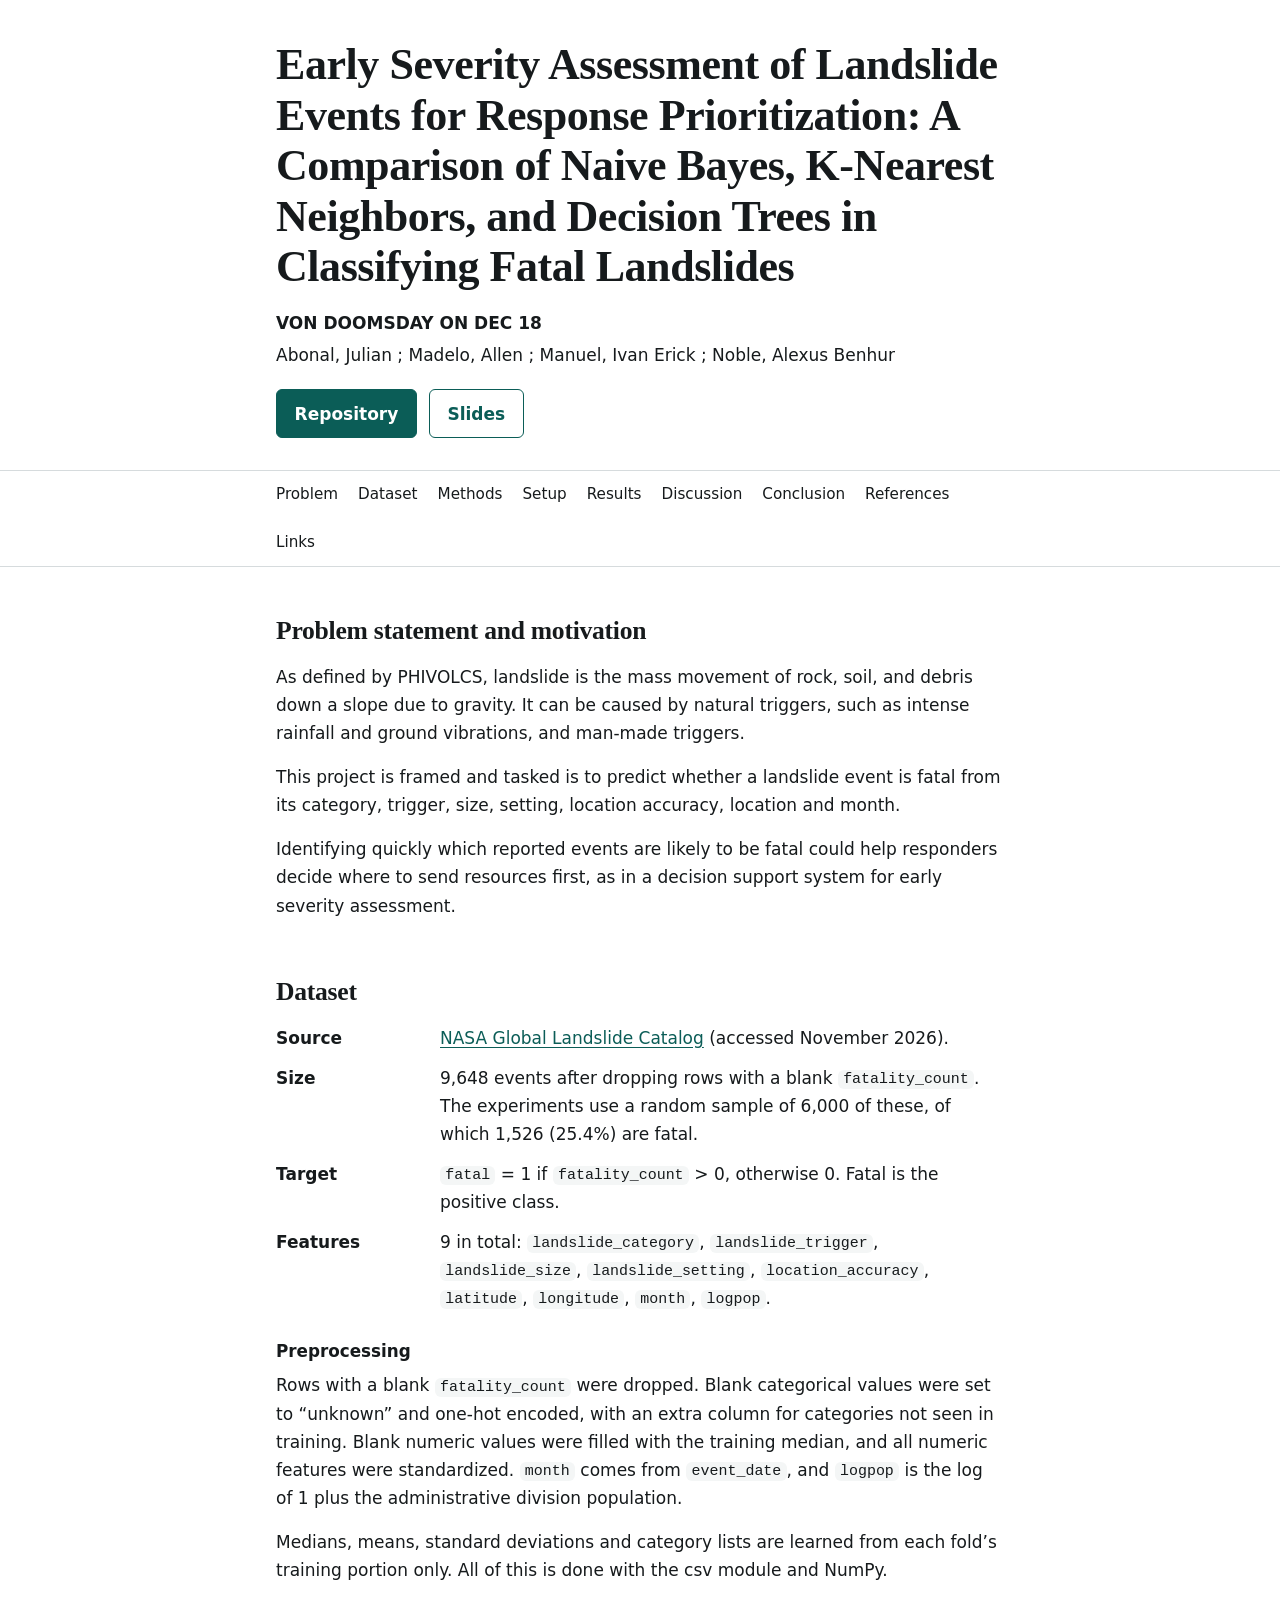
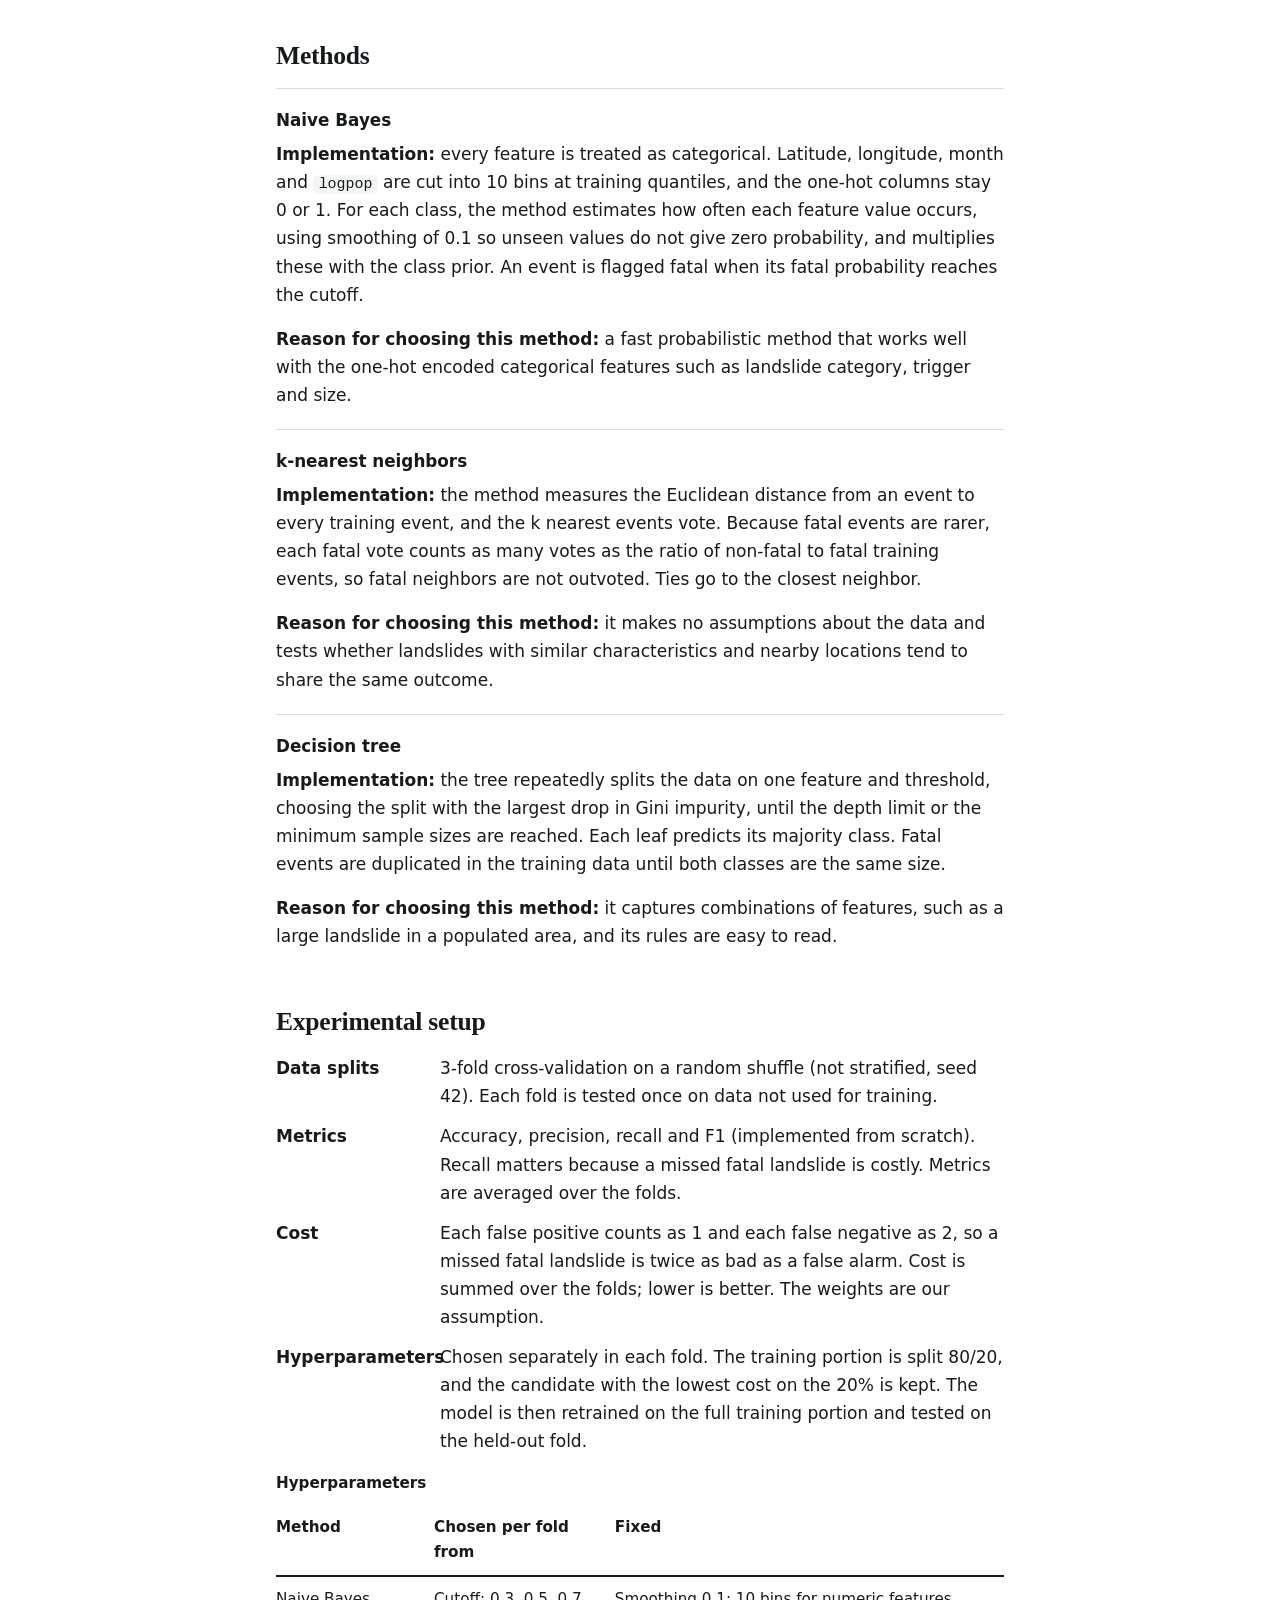
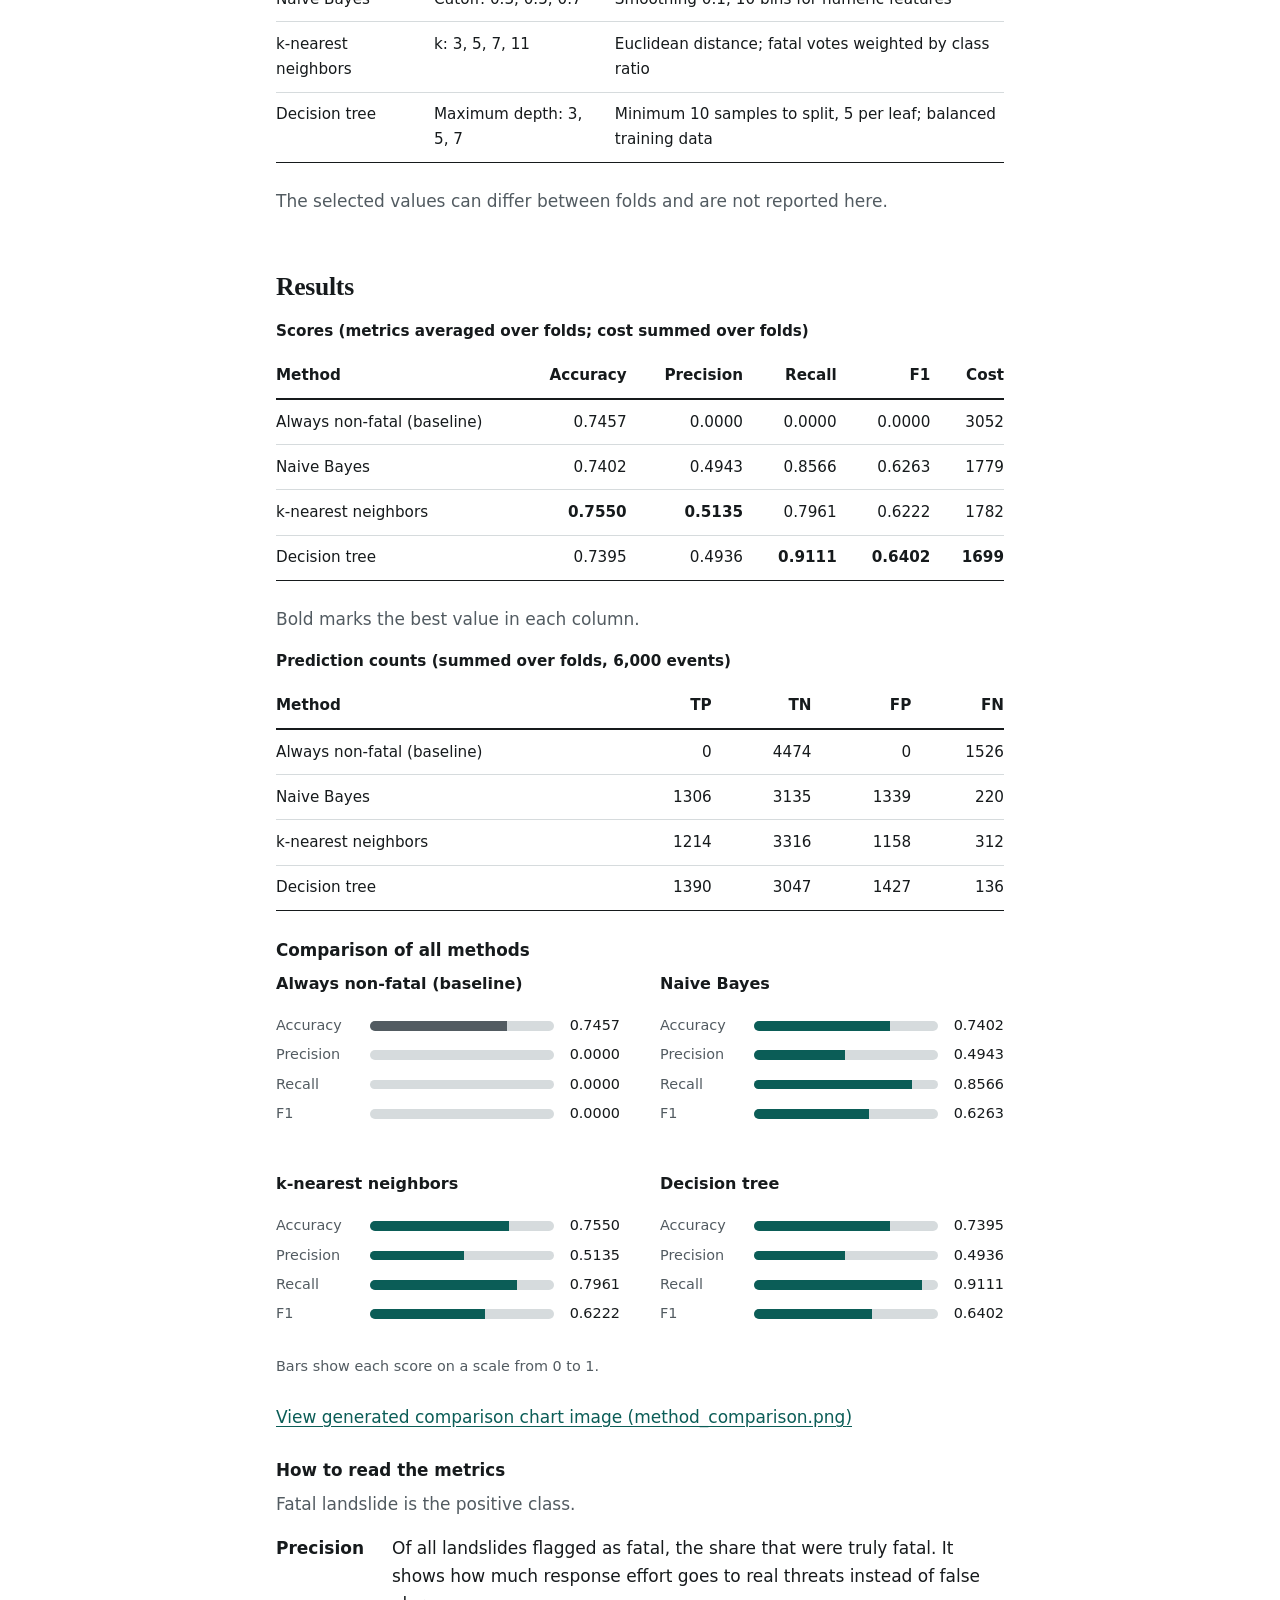
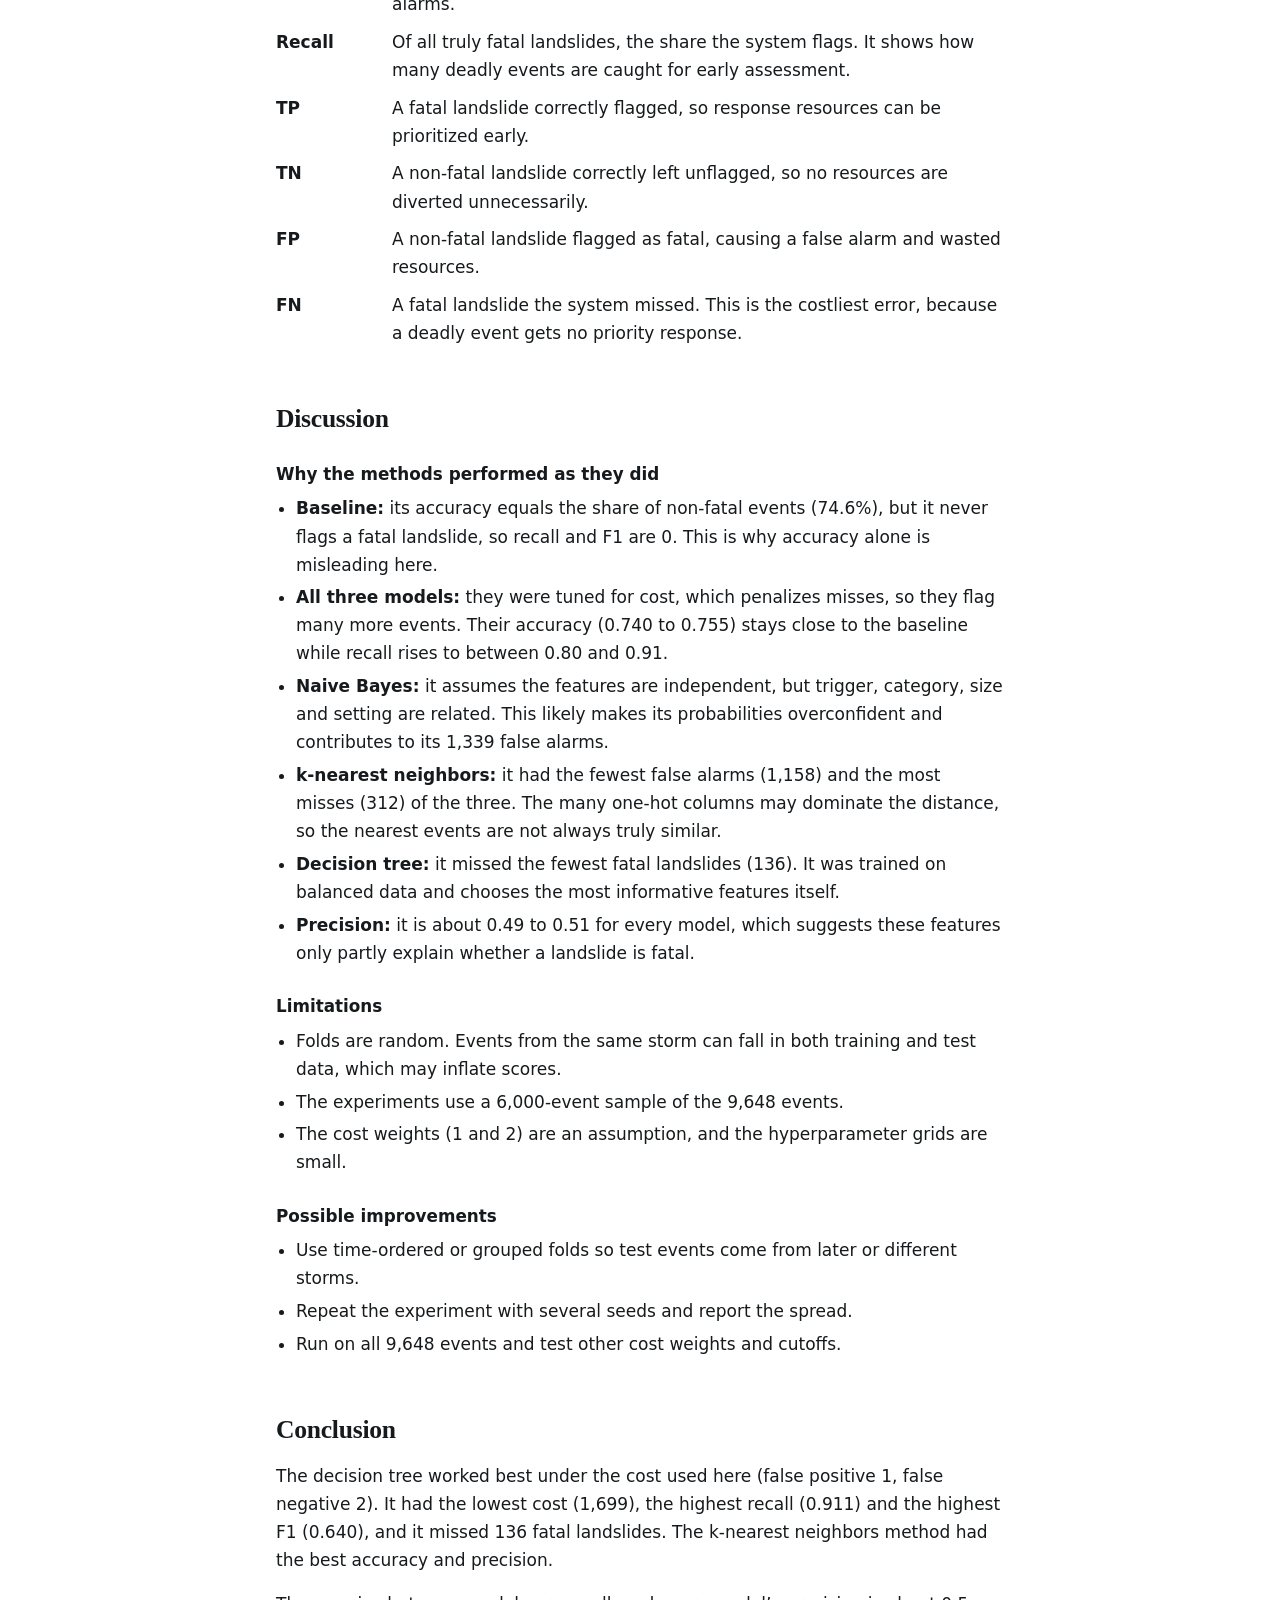
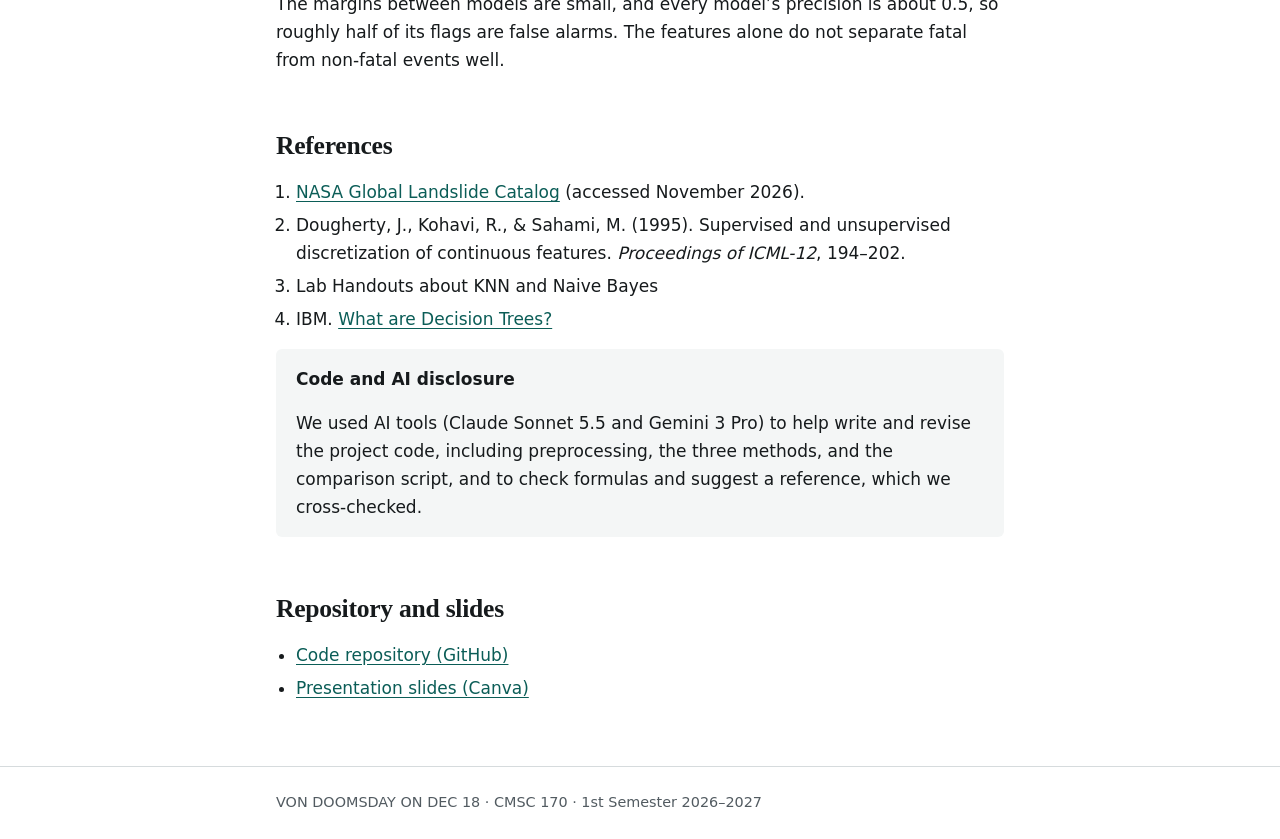
<file: index.html>
<!DOCTYPE html>
<html lang="en">
<head>
<meta charset="utf-8">
<meta name="viewport" content="width=device-width, initial-scale=1, viewport-fit=cover">
<meta name="color-scheme" content="light dark">
<meta name="description" content="Comparing Naive Bayes, k-nearest neighbors and a decision tree for predicting whether a landslide in the NASA Global Landslide Catalog is fatal.">
<meta property="og:title" content="Early Severity Assessment of Landslide Events: Machine Learning Comparison">
<meta property="og:description" content="A comparative study of Naive Bayes, K-Nearest Neighbors, and Decision Trees in classifying fatal landslides from the NASA Global Landslide Catalog.">
<meta property="og:image" content="method_comparison.png">
<title>Early Severity Assessment of Landslide Events for Response Prioritization: A Comparison of Naive Bayes, K-Nearest Neighbors, and Decision Trees in Classifying Fatal Landslides</title>
<link rel="stylesheet" href="index.css">
</head>
<body>

<a class="skip" href="#main">Skip to content</a>

<header class="wrap">
  <h1>Early Severity Assessment of Landslide Events for Response Prioritization: A Comparison of Naive Bayes, K-Nearest Neighbors, and Decision Trees in Classifying Fatal Landslides</h1>
  <p><b>VON DOOMSDAY ON DEC 18</b></p>
  <p>Abonal, Julian ; Madelo, Allen ; Manuel, Ivan Erick ; Noble, Alexus Benhur</p>
  <p class="links"><a class="primary" href="https://github.com/KcireNavi/VON-DOOMSDAY-CMSC-170-PROJECT/tree/main" target="_blank" rel="noopener noreferrer">Repository</a><a href="https://www.canva.com/design/DAHcBMZ-92k/Xcf5yIMWe-n0G7a21oNVYQ/edit" target="_blank" rel="noopener noreferrer">Slides</a></p>
</header>

<nav aria-label="Page sections">
  <div class="wrap">
    <ul>
      <li><a href="#problem">Problem</a></li>
      <li><a href="#dataset">Dataset</a></li>
      <li><a href="#methods">Methods</a></li>
      <li><a href="#setup">Setup</a></li>
      <li><a href="#results">Results</a></li>
      <li><a href="#discussion">Discussion</a></li>
      <li><a href="#conclusion">Conclusion</a></li>
      <li><a href="#references">References</a></li>
      <li><a href="#repository">Links</a></li>
    </ul>
  </div>
</nav>

<main id="main" class="wrap">

  <section id="problem" aria-labelledby="problem-h">
    <h2 id="problem-h">Problem statement and motivation</h2>
    <p>As defined by PHIVOLCS, landslide is the mass movement of rock, soil, and debris down a slope due to gravity. It can be caused by natural triggers, such as intense rainfall and ground vibrations, and man-made triggers.</p>
    <p>This project is framed and tasked is to predict whether a landslide event is fatal from its category, trigger, size, setting, location accuracy, location and month.</p>
    <p>Identifying quickly which reported events are likely to be fatal could help responders decide where to send resources first, as in a decision support system for early severity assessment.</p>
  </section>

  <section id="dataset" aria-labelledby="dataset-h">
    <h2 id="dataset-h">Dataset</h2>
    <dl class="facts">
      <dt>Source</dt>
      <dd><a href="https://data.nasa.gov/dataset/global-landslide-catalog-export/resource/7dc0d8c1-05f6-4c5c-8fee-20834e4d5d31" target="_blank" rel="noopener noreferrer">NASA Global Landslide Catalog</a> (accessed November 2026).</dd>
      <dt>Size</dt>
      <dd>9,648 events after dropping rows with a blank <code>fatality_count</code>. The experiments use a random sample of 6,000 of these, of which 1,526 (25.4%) are fatal.</dd>
      <dt>Target</dt>
      <dd><code>fatal</code> = 1 if <code>fatality_count</code> &gt; 0, otherwise 0. Fatal is the positive class.</dd>
      <dt>Features</dt>
      <dd>9 in total: <code>landslide_category</code>, <code>landslide_trigger</code>, <code>landslide_size</code>, <code>landslide_setting</code>, <code>location_accuracy</code>, <code>latitude</code>, <code>longitude</code>, <code>month</code>, <code>logpop</code>.</dd>
    </dl>

    <h3>Preprocessing</h3>
    <p>Rows with a blank <code>fatality_count</code> were dropped. Blank categorical values were set to “unknown” and one-hot encoded, with an extra column for categories not seen in training. Blank numeric values were filled with the training median, and all numeric features were standardized. <code>month</code> comes from <code>event_date</code>, and <code>logpop</code> is the log of 1 plus the administrative division population.</p>
    <p>Medians, means, standard deviations and category lists are learned from each fold’s training portion only. All of this is done with the csv module and NumPy.</p>
  </section>

  <section id="methods" aria-labelledby="methods-h">
    <h2 id="methods-h">Methods</h2>

    <article class="method">
      <h3>Naive Bayes</h3>
      <p><b>Implementation:</b> every feature is treated as categorical. Latitude, longitude, month and <code>logpop</code> are cut into 10 bins at training quantiles, and the one-hot columns stay 0 or 1. For each class, the method estimates how often each feature value occurs, using smoothing of 0.1 so unseen values do not give zero probability, and multiplies these with the class prior. An event is flagged fatal when its fatal probability reaches the cutoff.</p>
      <p><b>Reason for choosing this method:</b> a fast probabilistic method that works well with the one-hot encoded categorical features such as landslide category, trigger and size.</p>
    </article>

    <article class="method">
      <h3>k-nearest neighbors</h3>
      <p><b>Implementation:</b> the method measures the Euclidean distance from an event to every training event, and the k nearest events vote. Because fatal events are rarer, each fatal vote counts as many votes as the ratio of non-fatal to fatal training events, so fatal neighbors are not outvoted. Ties go to the closest neighbor.</p>
      <p><b>Reason for choosing this method:</b> it makes no assumptions about the data and tests whether landslides with similar characteristics and nearby locations tend to share the same outcome.</p>
    </article>

    <article class="method">
      <h3>Decision tree</h3>
      <p><b>Implementation:</b> the tree repeatedly splits the data on one feature and threshold, choosing the split with the largest drop in Gini impurity, until the depth limit or the minimum sample sizes are reached. Each leaf predicts its majority class. Fatal events are duplicated in the training data until both classes are the same size.</p>
      <p><b>Reason for choosing this method:</b> it captures combinations of features, such as a large landslide in a populated area, and its rules are easy to read.</p>
    </article>
  </section>

  <section id="setup" aria-labelledby="setup-h">
    <h2 id="setup-h">Experimental setup</h2>
    <dl class="facts">
      <dt>Data splits</dt>
      <dd>3-fold cross-validation on a random shuffle (not stratified, seed 42). Each fold is tested once on data not used for training.</dd>
      <dt>Metrics</dt>
      <dd>Accuracy, precision, recall and F1 (implemented from scratch). Recall matters because a missed fatal landslide is costly. Metrics are averaged over the folds.</dd>
      <dt>Cost</dt>
      <dd>Each false positive counts as 1 and each false negative as 2, so a missed fatal landslide is twice as bad as a false alarm. Cost is summed over the folds; lower is better. The weights are our assumption.</dd>
      <dt>Hyperparameters</dt>
      <dd>Chosen separately in each fold. The training portion is split 80/20, and the candidate with the lowest cost on the 20% is kept. The model is then retrained on the full training portion and tested on the held-out fold.</dd>
    </dl>

    <div class="table-scroll">
      <table>
        <caption>Hyperparameters</caption>
        <thead><tr><th scope="col">Method</th><th scope="col">Chosen per fold from</th><th scope="col">Fixed</th></tr></thead>
        <tbody>
          <tr><th scope="row">Naive Bayes</th><td>Cutoff: 0.3, 0.5, 0.7</td><td>Smoothing 0.1; 10 bins for numeric features</td></tr>
          <tr><th scope="row">k-nearest neighbors</th><td>k: 3, 5, 7, 11</td><td>Euclidean distance; fatal votes weighted by class ratio</td></tr>
          <tr><th scope="row">Decision tree</th><td>Maximum depth: 3, 5, 7</td><td>Minimum 10 samples to split, 5 per leaf; balanced training data</td></tr>
        </tbody>
      </table>
    </div>
    <p class="muted">The selected values can differ between folds and are not reported here.</p>
  </section>

  <section id="results" aria-labelledby="results-h">
    <h2 id="results-h">Results</h2>

    <div class="table-scroll">
      <table class="num">
        <caption>Scores (metrics averaged over folds; cost summed over folds)</caption>
        <thead><tr><th scope="col">Method</th><th scope="col">Accuracy</th><th scope="col">Precision</th><th scope="col">Recall</th><th scope="col">F1</th><th scope="col">Cost</th></tr></thead>
        <tbody>
          <tr><th scope="row">Always non-fatal (baseline)</th><td>0.7457</td><td>0.0000</td><td>0.0000</td><td>0.0000</td><td>3052</td></tr>
          <tr><th scope="row">Naive Bayes</th><td>0.7402</td><td>0.4943</td><td>0.8566</td><td>0.6263</td><td>1779</td></tr>
          <tr><th scope="row">k-nearest neighbors</th><td><strong>0.7550</strong></td><td><strong>0.5135</strong></td><td>0.7961</td><td>0.6222</td><td>1782</td></tr>
          <tr><th scope="row">Decision tree</th><td>0.7395</td><td>0.4936</td><td><strong>0.9111</strong></td><td><strong>0.6402</strong></td><td><strong>1699</strong></td></tr>
        </tbody>
      </table>
    </div>
    <p class="muted">Bold marks the best value in each column.</p>

    <div class="table-scroll">
      <table class="num">
        <caption>Prediction counts (summed over folds, 6,000 events)</caption>
        <thead><tr><th scope="col">Method</th><th scope="col">TP</th><th scope="col">TN</th><th scope="col">FP</th><th scope="col">FN</th></tr></thead>
        <tbody>
          <tr><th scope="row">Always non-fatal (baseline)</th><td>0</td><td>4474</td><td>0</td><td>1526</td></tr>
          <tr><th scope="row">Naive Bayes</th><td>1306</td><td>3135</td><td>1339</td><td>220</td></tr>
          <tr><th scope="row">k-nearest neighbors</th><td>1214</td><td>3316</td><td>1158</td><td>312</td></tr>
          <tr><th scope="row">Decision tree</th><td>1390</td><td>3047</td><td>1427</td><td>136</td></tr>
        </tbody>
      </table>
    </div>

    <h3>Comparison of all methods</h3>
    <figure>
      <div class="bars">
        <div class="baseline">
          <h4>Always non-fatal (baseline)</h4>
          <dl>
            <div class="bar-row"><dt>Accuracy</dt><dd><span class="track" aria-hidden="true"><span class="fill" style="--v:74.57"></span></span></dd><dd>0.7457</dd></div>
            <div class="bar-row"><dt>Precision</dt><dd><span class="track" aria-hidden="true"><span class="fill" style="--v:0"></span></span></dd><dd>0.0000</dd></div>
            <div class="bar-row"><dt>Recall</dt><dd><span class="track" aria-hidden="true"><span class="fill" style="--v:0"></span></span></dd><dd>0.0000</dd></div>
            <div class="bar-row"><dt>F1</dt><dd><span class="track" aria-hidden="true"><span class="fill" style="--v:0"></span></span></dd><dd>0.0000</dd></div>
          </dl>
        </div>
        <div>
          <h4>Naive Bayes</h4>
          <dl>
            <div class="bar-row"><dt>Accuracy</dt><dd><span class="track" aria-hidden="true"><span class="fill" style="--v:74.02"></span></span></dd><dd>0.7402</dd></div>
            <div class="bar-row"><dt>Precision</dt><dd><span class="track" aria-hidden="true"><span class="fill" style="--v:49.43"></span></span></dd><dd>0.4943</dd></div>
            <div class="bar-row"><dt>Recall</dt><dd><span class="track" aria-hidden="true"><span class="fill" style="--v:85.66"></span></span></dd><dd>0.8566</dd></div>
            <div class="bar-row"><dt>F1</dt><dd><span class="track" aria-hidden="true"><span class="fill" style="--v:62.63"></span></span></dd><dd>0.6263</dd></div>
          </dl>
        </div>
        <div>
          <h4>k-nearest neighbors</h4>
          <dl>
            <div class="bar-row"><dt>Accuracy</dt><dd><span class="track" aria-hidden="true"><span class="fill" style="--v:75.50"></span></span></dd><dd>0.7550</dd></div>
            <div class="bar-row"><dt>Precision</dt><dd><span class="track" aria-hidden="true"><span class="fill" style="--v:51.35"></span></span></dd><dd>0.5135</dd></div>
            <div class="bar-row"><dt>Recall</dt><dd><span class="track" aria-hidden="true"><span class="fill" style="--v:79.61"></span></span></dd><dd>0.7961</dd></div>
            <div class="bar-row"><dt>F1</dt><dd><span class="track" aria-hidden="true"><span class="fill" style="--v:62.22"></span></span></dd><dd>0.6222</dd></div>
          </dl>
        </div>
        <div>
          <h4>Decision tree</h4>
          <dl>
            <div class="bar-row"><dt>Accuracy</dt><dd><span class="track" aria-hidden="true"><span class="fill" style="--v:73.95"></span></span></dd><dd>0.7395</dd></div>
            <div class="bar-row"><dt>Precision</dt><dd><span class="track" aria-hidden="true"><span class="fill" style="--v:49.36"></span></span></dd><dd>0.4936</dd></div>
            <div class="bar-row"><dt>Recall</dt><dd><span class="track" aria-hidden="true"><span class="fill" style="--v:91.11"></span></span></dd><dd>0.9111</dd></div>
            <div class="bar-row"><dt>F1</dt><dd><span class="track" aria-hidden="true"><span class="fill" style="--v:64.02"></span></span></dd><dd>0.6402</dd></div>
          </dl>
        </div>
      </div>
      <figcaption>Bars show each score on a scale from 0 to 1.</figcaption>
    </figure>

    <p><a href="method_comparison.png" target="_blank" rel="noopener noreferrer">View generated comparison chart image (method_comparison.png)</a></p>

    <h3>How to read the metrics</h3>
    <p class="muted">Fatal landslide is the positive class.</p>
    <dl class="guide">
      <dt>Precision</dt><dd>Of all landslides flagged as fatal, the share that were truly fatal. It shows how much response effort goes to real threats instead of false alarms.</dd>
      <dt>Recall</dt><dd>Of all truly fatal landslides, the share the system flags. It shows how many deadly events are caught for early assessment.</dd>
      <dt>TP</dt><dd>A fatal landslide correctly flagged, so response resources can be prioritized early.</dd>
      <dt>TN</dt><dd>A non-fatal landslide correctly left unflagged, so no resources are diverted unnecessarily.</dd>
      <dt>FP</dt><dd>A non-fatal landslide flagged as fatal, causing a false alarm and wasted resources.</dd>
      <dt>FN</dt><dd>A fatal landslide the system missed. This is the costliest error, because a deadly event gets no priority response.</dd>
    </dl>
  </section>

  <section id="discussion" aria-labelledby="discussion-h">
    <h2 id="discussion-h">Discussion</h2>

    <h3>Why the methods performed as they did</h3>
    <ul>
      <li><b>Baseline:</b> its accuracy equals the share of non-fatal events (74.6%), but it never flags a fatal landslide, so recall and F1 are 0. This is why accuracy alone is misleading here.</li>
      <li><b>All three models:</b> they were tuned for cost, which penalizes misses, so they flag many more events. Their accuracy (0.740 to 0.755) stays close to the baseline while recall rises to between 0.80 and 0.91.</li>
      <li><b>Naive Bayes:</b> it assumes the features are independent, but trigger, category, size and setting are related. This likely makes its probabilities overconfident and contributes to its 1,339 false alarms.</li>
      <li><b>k-nearest neighbors:</b> it had the fewest false alarms (1,158) and the most misses (312) of the three. The many one-hot columns may dominate the distance, so the nearest events are not always truly similar.</li>
      <li><b>Decision tree:</b> it missed the fewest fatal landslides (136). It was trained on balanced data and chooses the most informative features itself.</li>
      <li><b>Precision:</b> it is about 0.49 to 0.51 for every model, which suggests these features only partly explain whether a landslide is fatal.</li>
    </ul>

    <h3>Limitations</h3>
    <ul>
      <li>Folds are random. Events from the same storm can fall in both training and test data, which may inflate scores.</li>
      <li>The experiments use a 6,000-event sample of the 9,648 events.</li>
      <li>The cost weights (1 and 2) are an assumption, and the hyperparameter grids are small.</li>
    </ul>

    <h3>Possible improvements</h3>
    <ul>
      <li>Use time-ordered or grouped folds so test events come from later or different storms.</li>
      <li>Repeat the experiment with several seeds and report the spread.</li>
      <li>Run on all 9,648 events and test other cost weights and cutoffs.</li>
    </ul>
  </section>

  <section id="conclusion" aria-labelledby="conclusion-h">
    <h2 id="conclusion-h">Conclusion</h2>
    <p>The decision tree worked best under the cost used here (false positive 1, false negative 2). It had the lowest cost (1,699), the highest recall (0.911) and the highest F1 (0.640), and it missed 136 fatal landslides. The k-nearest neighbors method had the best accuracy and precision.</p>
    <p>The margins between models are small, and every model’s precision is about 0.5, so roughly half of its flags are false alarms. The features alone do not separate fatal from non-fatal events well.</p>
  </section>

  <section id="references" aria-labelledby="references-h">
    <h2 id="references-h">References</h2>
    <ol>
      <!-- TODO: add a textbook or paper for k-nearest neighbors and decision trees -->
      <li><a href="https://data.nasa.gov/dataset/global-landslide-catalog-export/resource/7dc0d8c1-05f6-4c5c-8fee-20834e4d5d31" target="_blank" rel="noopener noreferrer">NASA Global Landslide Catalog</a> (accessed November 2026).</li>
      <li>Dougherty, J., Kohavi, R., &amp; Sahami, M. (1995). Supervised and unsupervised discretization of continuous features. <i>Proceedings of ICML-12</i>, 194–202.</li>
      <li>Lab Handouts about KNN and Naive Bayes</li>
      <li>IBM. <a href="https://www.ibm.com/think/topics/decision-trees" target="_blank" rel="noopener noreferrer">What are Decision Trees?</a></li>
    </ol>

    <div class="note">
      <p><b>Code and AI disclosure</b></p>
      <p>We used AI tools (Claude Sonnet 5.5 and Gemini 3 Pro) to help write and revise the project code, including preprocessing, the three methods, and the comparison script, and to check formulas and suggest a reference, which we cross-checked.</p>
    </div>
  </section>

  <section id="repository" aria-labelledby="repository-h">
    <h2 id="repository-h">Repository and slides</h2>
    <ul>
      <li><a href="https://github.com/KcireNavi/VON-DOOMSDAY-CMSC-170-PROJECT/tree/main" target="_blank" rel="noopener noreferrer">Code repository (GitHub)</a></li>
      <li><a href="https://www.canva.com/design/DAHcBMZ-92k/Xcf5yIMWe-n0G7a21oNVYQ/edit" target="_blank" rel="noopener noreferrer">Presentation slides (Canva)</a></li>
    </ul>
  </section>

</main>

<footer>
  <div class="wrap"><p>VON DOOMSDAY ON DEC 18 · CMSC 170 · 1st Semester 2026–2027</p></div>
</footer>
</body>
</html>
</file>
<file: index.css>
/* Design tokens */
:root {
  --bg: #ffffff;
  --surface: #f4f6f6;
  --ink: #161a1c;
  --muted: #525b61;
  --line: #d6dbdd;
  --accent: #0b5d57;
  --accent-ink: #ffffff;

  --serif: "Iowan Old Style", "Palatino Linotype", Palatino, Georgia, serif;
  --sans: system-ui, -apple-system, "Segoe UI", Roboto, sans-serif;
  --mono: ui-monospace, SFMono-Regular, Menlo, Consolas, monospace;

  --radius: 6px;
  --measure: 68ch;
  color-scheme: light dark;
}

@media (prefers-color-scheme: dark) {
  :root {
    --bg: #101314;
    --surface: #171b1c;
    --ink: #e7eaeb;
    --muted: #9ba5ab;
    --line: #2c3437;
    --accent: #5ec2b7;
    --accent-ink: #0b1112;
  }
}

/* Base */
*, *::before, *::after { box-sizing: border-box; }

@media (prefers-reduced-motion: no-preference) {
  html { scroll-behavior: smooth; }
}

body {
  margin: 0;
  background: var(--bg);
  color: var(--ink);
  font: 1.0625rem/1.65 var(--sans);
}

.wrap {
  max-width: 48rem;
  margin: 0 auto;
  padding-inline: max(1.25rem, env(safe-area-inset-left, 0px)) max(1.25rem, env(safe-area-inset-right, 0px));
}

p, li, dd { max-width: var(--measure); }
p { margin: 0 0 1rem; }
ul, ol { margin: 0 0 1rem; padding-left: 1.25rem; }
li + li { margin-top: .3rem; }

a { color: var(--accent); text-underline-offset: .15em; }
a:focus-visible,
.skip:focus-visible {
  outline: 3px solid var(--accent);
  outline-offset: 3px;
}

code {
  padding: .1em .35em;
  border-radius: var(--radius);
  background: var(--surface);
  font: .88em var(--mono);
}

.muted { color: var(--muted); }

.skip {
  position: absolute;
  left: 1rem;
  top: -4rem;
  padding: .5rem 1rem;
  background: var(--bg);
  color: var(--ink);
  border-radius: var(--radius);
}
.skip:focus { top: 1rem; }

/* Headings */
h1, h2 { font-family: var(--serif); font-weight: 600; letter-spacing: -.01em; }
h1 { margin: 0 0 1rem; font-size: clamp(2rem, 5vw, 2.75rem); line-height: 1.15; }
h2 { margin: 0 0 1rem; font-size: 1.6rem; line-height: 1.25; }
h3 { margin: 1.75rem 0 .5rem; font-size: 1.05rem; line-height: 1.4; }
h4 { margin: 0 0 .6rem; font-size: 1rem; }

/* Header */
header { padding-top: calc(2.5rem + env(safe-area-inset-top, 0px)); padding-bottom: 1.75rem; }
header p { margin: 0 0 .25rem; }
.links { margin-top: 1.25rem; display: flex; flex-wrap: wrap; gap: .75rem; }
.links a {
  display: inline-block;
  padding: .6rem 1.1rem;
  border: 1px solid var(--accent);
  border-radius: var(--radius);
  font-weight: 600;
  text-decoration: none;
}
.links a.primary { background: var(--accent); color: var(--accent-ink); }

/* Section navigation */
nav { border-block: 1px solid var(--line); }
nav ul { margin: 0; padding: 0; list-style: none; display: flex; flex-wrap: wrap; gap: 0 1.25rem; }
nav li { margin: 0; }
nav a { display: block; padding: .7rem 0; font-size: .95rem; text-decoration: none; color: var(--ink); }
nav a:hover { color: var(--accent); text-decoration: underline; }

/* Sections */
main { padding-top: 3rem; padding-bottom: 3rem; }
main > section + section { margin-top: 3.5rem; }
section { scroll-margin-top: 1rem; }

.lead {
  max-width: 40rem;
  margin: 0;
  padding-left: 1.1rem;
  border-left: 3px solid var(--accent);
  font: 1.35rem/1.5 var(--serif);
}

/* Definition lists */
.facts { display: grid; grid-template-columns: 9rem 1fr; gap: .75rem 1.25rem; margin: 0 0 1rem; }
.facts dt { font-weight: 600; }
.facts dd { margin: 0; }

/* Methods */
.method { padding-top: 1.25rem; border-top: 1px solid var(--line); }
.method + .method { margin-top: 1.25rem; }
.method h3 { margin-top: 0; }

/* Tables */
.table-scroll { margin: 0 0 1.5rem; overflow-x: auto; }
table { width: 100%; min-width: 30rem; border-collapse: collapse; font-size: .95rem; }
caption { padding-bottom: .6rem; text-align: left; font-weight: 600; }
th, td { padding: .6rem .75rem; text-align: left; vertical-align: top; border-bottom: 1px solid var(--line); }
thead th { border-bottom: 2px solid var(--ink); font-weight: 600; }
tbody th { font-weight: 400; }
th:first-child, td:first-child { padding-left: 0; }
th:last-child, td:last-child { padding-right: 0; }
table.num td:not(:first-child),
table.num th:not(:first-child) { text-align: right; font-variant-numeric: tabular-nums; }
tbody tr:last-child > * { border-bottom-color: var(--ink); }

/* Bar comparison */
.bars { display: grid; grid-template-columns: repeat(auto-fit, minmax(15rem, 1fr)); gap: 1.75rem 2.5rem; margin: 0 0 .75rem; }
.bar-row { display: grid; grid-template-columns: 5.25rem 1fr 3.5rem; align-items: center; gap: .6rem; margin: 0 0 .35rem; font-size: .9rem; }
.bar-row dt { color: var(--muted); }
.bar-row dd { margin: 0; text-align: right; font-variant-numeric: tabular-nums; }
.track { display: block; height: .6rem; border-radius: var(--radius); background: var(--line); overflow: hidden; }
.fill { display: block; height: 100%; width: calc(var(--v) * 1%); background: var(--accent); }
.baseline .fill { background: var(--muted); }
figcaption { color: var(--muted); font-size: .9rem; }
figure { margin: 0 0 1.5rem; }

/* Metric guide */
.guide { display: grid; grid-template-columns: 6rem 1fr; gap: .6rem 1.25rem; margin: 0 0 1rem; }
.guide dt { font-weight: 600; }
.guide dd { margin: 0; }

/* Disclosure */
.note { max-width: var(--measure); padding: 1rem 1.25rem; border-radius: var(--radius); background: var(--surface); }
.note p:last-child { margin-bottom: 0; }

/* Footer */
footer { border-top: 1px solid var(--line); padding-block: 1.5rem calc(1.5rem + env(safe-area-inset-bottom, 0px)); color: var(--muted); font-size: .9rem; }
footer p { margin: 0; }

/* Small screens */
@media (max-width: 36rem) {
  body { font-size: 1rem; }
  .lead { font-size: 1.2rem; }
  .facts, .guide { grid-template-columns: 1fr; gap: .1rem; }
  .facts dd, .guide dd { margin-bottom: .75rem; }
}
</file>
